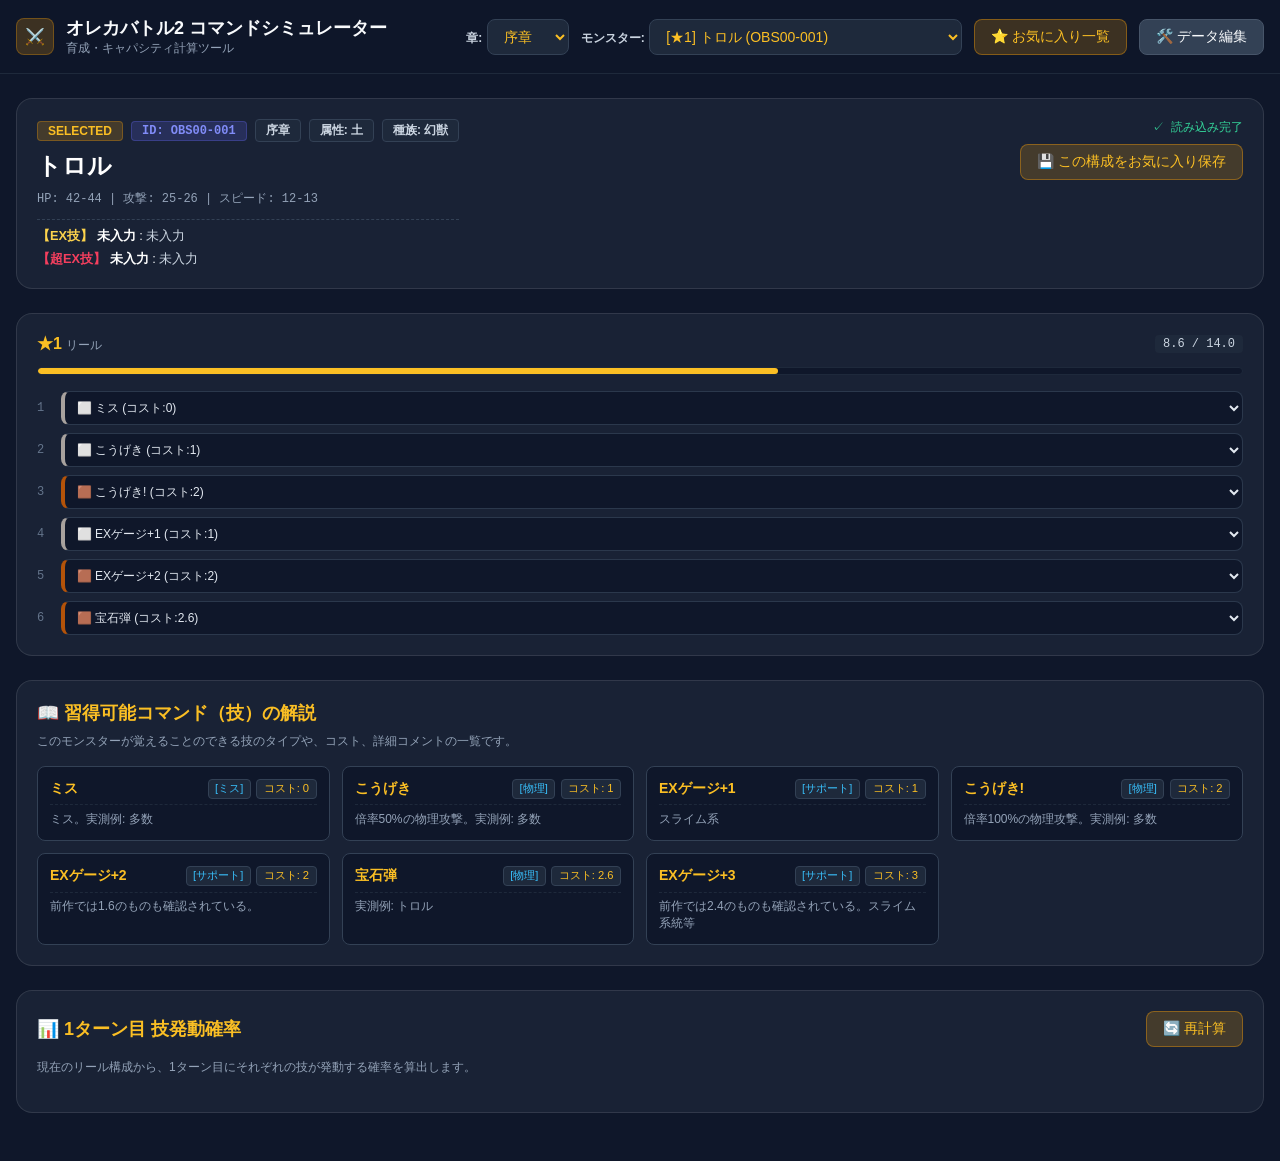
<file: index.html>
<!DOCTYPE html>
<html lang="ja">
<head>
  <meta charset="UTF-8">
  <meta name="viewport" content="width=device-width, initial-scale=1.0">
  <title>オレカバトル2 コマンド＆キャパシティシミュレーター</title>
  <!-- メインスタイルシート -->
  <link rel="stylesheet" href="style.css">
</head>
<body>

  <!-- 画面上部：ヘッダーナビゲーション -->
  <header>
    <div class="header-container">
      <div class="title-group">
        <div class="title-icon">⚔️</div>
        <div>
          <h1 style="font-size: 1.125rem; font-weight: bold;">オレカバトル2 コマンドシミュレーター</h1>
          <p style="font-size: 0.75rem; color: #94a3b8;">育成・キャパシティ計算ツール</p>
        </div>
      </div>
      
      <!-- ヘッダー操作UI（章選択・モンスター選択・お気に入り・編集画面移行） -->
      <div class="header-actions">
        <div>
          <label for="chapterSelect" style="font-size: 0.75rem; font-weight: 600; color: #cbd5e1;">章:</label>
          <select id="chapterSelect" onchange="onChapterChange(this.value)"></select>
        </div>
        <div>
          <label for="monsterSelect" style="font-size: 0.75rem; font-weight: 600; color: #cbd5e1;">モンスター:</label>
          <select id="monsterSelect" onchange="selectMonster(this.value)"></select>
        </div>
        <button class="btn btn-amber" onclick="openFavoritesModal()">⭐ お気に入り一覧</button>
        <a href="admin.html" class="btn" style="text-decoration: none; font-size: 0.875rem;">🛠️ データ編集</a>
      </div>
    </div>
  </header>

  <!-- メインコンテンツ領域 -->
  <main>
    <!-- モンスター基本ステータスカード -->
    <div class="glass-card monster-info">
      <div>
        <div style="display: flex; gap: 0.5rem; margin-bottom: 0.5rem; align-items: center; flex-wrap: wrap;">
          <span class="badge badge-amber">SELECTED</span>
          <span id="monsterIdBadge" class="badge badge-id">ID: --</span>
          <span id="monsterChapter" class="badge badge-slate">--</span>
          <span id="monsterAttribute" class="badge badge-slate">--</span>
          <span id="monsterRace" class="badge badge-slate">--</span>
        </div>
        <h2 id="monsterName" style="font-size: 1.5rem; font-weight: bold; color: #ffffff;">--</h2>
        <p id="monsterStats" style="font-size: 0.75rem; color: #94a3b8; margin-top: 0.5rem; font-family: monospace;">--</p>
        
        <!-- EX技・超EX技の表示領域 -->
        <div id="monsterExSkillArea" style="margin-top: 0.75rem; padding-top: 0.5rem; border-top: 1px dashed #334155; font-size: 0.8rem; display: flex; flex-direction: column; gap: 0.35rem;">
          <div>
            <span style="color: #fcd34d; font-weight: bold;">【EX技】</span> 
            <span id="exName" style="color: #ffffff; font-weight: bold;">--</span> : 
            <span id="exEffect" style="color: #cbd5e1;">--</span>
          </div>
          <div>
            <span style="color: #f43f5e; font-weight: bold;">【超EX技】</span> 
            <span id="superExName" style="color: #ffffff; font-weight: bold;">--</span> : 
            <span id="superExEffect" style="color: #cbd5e1;">--</span>
          </div>
        </div>
      </div>
      <div style="display: flex; flex-direction: column; align-items: flex-end; gap: 0.5rem;">
        <span style="font-size: 0.75rem; color: #34d399; font-family: monospace;">✓ 読み込み完了</span>
        <button class="btn btn-amber" onclick="saveCurrentFavorite()">💾 この構成をお気に入り保存</button>
      </div>
    </div>

    <!-- 各リールを表示するコンテナ -->
    <div id="reelsContainer" class="grid-reels"></div>

    <!-- 習得可能コマンド（技）の説明・コメント一覧セクション -->
    <div class="glass-card" style="margin-top: 1.5rem;">
      <h3 style="color: #fbbf24; margin-bottom: 0.5rem; font-size: 1.125rem;">📖 習得可能コマンド（技）の解説</h3>
      <p style="font-size: 0.75rem; color: #94a3b8; margin-bottom: 1rem;">このモンスターが覚えることのできる技のタイプや、コスト、詳細コメントの一覧です。</p>
      <div id="skillDescriptionsContainer" style="display: grid; grid-template-columns: repeat(auto-fit, minmax(280px, 1fr)); gap: 0.75rem;"></div>
    </div>

    <!-- 1ターン目 技発動確率シミュレーターセクション -->
    <div class="glass-card" style="margin-top: 1.5rem;">
      <div style="display: flex; justify-content: space-between; align-items: center; margin-bottom: 0.75rem; flex-wrap: wrap; gap: 0.5rem;">
        <h3 style="color: #fbbf24; font-size: 1.125rem;">📊 1ターン目 技発動確率</h3>
        <button class="btn btn-amber" onclick="renderFirstTurnProbability()">🔄 再計算</button>
      </div>
      <p style="font-size: 0.75rem; color: #94a3b8; margin-bottom: 1rem;">現在のリール構成から、1ターン目にそれぞれの技が発動する確率を算出します。</p>
    <div id="firstTurnProbResult">
    <!-- ここに計算結果がテキストとして一覧表示されます -->
  </div>
</div>
  </main>


  <!-- お気に入り保存・並び替え用モーダル画面 -->
  <div id="favoritesModal" class="modal-overlay" onclick="closeFavoritesModal(event)">
    <div class="modal-content" onclick="event.stopPropagation()">
      <div class="modal-header">
        <h3 style="font-weight: bold; color: #fbbf24;">⭐ お気に入り保存されたコマンド構成</h3>
        
        <div style="display: flex; align-items: center; gap: 0.5rem;">
          <select id="sortOrder" onchange="renderFavoritesList()" style="font-size: 0.75rem; padding: 0.25rem 0.5rem;">
            <option value="newest">新しい順</option>
            <option value="oldest">古い順</option>
            <option value="name">モンスター名順</option>
            <option value="chapter">章順</option>
          </select>
          <button class="btn" onclick="closeFavoritesModal()">✕ 閉じる</button>
        </div>

      </div>
      <div id="favoritesListBody" class="modal-body"></div>
    </div>
  </div>

  <!-- スクリプトの読み込み -->
  <script src="skills.js"></script> <!-- 技データの読み込み -->
  <script src="monsters.js"></script> <!-- モンスターのデータ読み込み -->
  <script src="favorites.js"></script> <!-- お気に入り保存・管理用スクリプト -->
  <script src="probability.js"></script> <!-- 技発動確率計算用スクリプト -->

  <!-- アプリ本体の制御スクリプト -->
  <script>
    let allMonstersList = [];
    let currentMonster = null;
    let currentReels = [];

    window.addEventListener('DOMContentLoaded', () => {
      initApp();
    });

    function initApp() {
      allMonstersList = [];
      if (typeof MONSTERS === 'undefined') {
        alert('monsters.js が読み込めませんでした。');
        return;
      }

      if (Array.isArray(MONSTERS)) {
        allMonstersList = MONSTERS;
      } else {
        Object.keys(MONSTERS).forEach(chapterKey => {
          const list = MONSTERS[chapterKey];
          if (Array.isArray(list)) {
            list.forEach(m => {
              allMonstersList.push({
                ...m,
                chapter: m.chapter || chapterKey
              });
            });
          }
        });
      }

      const chapterSelect = document.getElementById('chapterSelect');
      chapterSelect.innerHTML = '';

      const chapters = Array.isArray(MONSTERS) 
        ? [...new Set(allMonstersList.map(m => m.chapter || '共通'))]
        : Object.keys(MONSTERS);

      chapters.forEach(ch => {
        const option = document.createElement('option');
        option.value = ch;
        option.textContent = ch;
        chapterSelect.appendChild(option);
      });

      if (chapters.length > 0) {
        onChapterChange(chapters[0]);
      }
    }

    function onChapterChange(selectedChapter) {
      const monsterSelect = document.getElementById('monsterSelect');
      monsterSelect.innerHTML = '';

      const filtered = allMonstersList.filter(m => (m.chapter || '共通') === selectedChapter);

      if (filtered.length === 0) {
        const option = document.createElement('option');
        option.value = '';
        option.textContent = '該当モンスターなし';
        monsterSelect.appendChild(option);
        return;
      }

      filtered.forEach(m => {
        const option = document.createElement('option');
        option.value = m.id;
        option.textContent = `[★${m.rarity || '?'}] ${m.name} (${m.id})`;
        monsterSelect.appendChild(option);
      });

      selectMonster(filtered[0].id);
    }

    function selectMonster(monsterId, customReels = null) {
      currentMonster = allMonstersList.find(m => m.id === monsterId);
      if (!currentMonster) return;

      const chapterSelect = document.getElementById('chapterSelect');
      if (chapterSelect.value !== currentMonster.chapter) {
        chapterSelect.value = currentMonster.chapter;
        updateMonsterSelectOptions(currentMonster.chapter, currentMonster.id);
      } else {
        document.getElementById('monsterSelect').value = currentMonster.id;
      }

      document.getElementById('monsterName').textContent = currentMonster.name || '--';
      document.getElementById('monsterIdBadge').textContent = `ID: ${currentMonster.id || '--'}`;
      document.getElementById('monsterChapter').textContent = currentMonster.chapter || '章不明';
      document.getElementById('monsterAttribute').textContent = `属性: ${currentMonster.attribute || '不明'}`;
      document.getElementById('monsterRace').textContent = `種族: ${currentMonster.race || '不明'}`;
      
      const stats = currentMonster.stats || {};
      document.getElementById('monsterStats').textContent = `HP: ${stats.hp || '???'} | 攻撃: ${stats.attack || '???'} | スピード: ${stats.speed || '??Z'}`.replace('??Z', '???');

      // 💡 EX技・超EX技の表示更新処理
      const exData = currentMonster.exSkill;
      if (typeof exData === 'object' && exData !== null) {
        document.getElementById('exName').textContent = exData.normal?.name || '未入力';
        document.getElementById('exEffect').textContent = exData.normal?.effect || '未入力';
        document.getElementById('superExName').textContent = exData.super?.name || '未入力';
        document.getElementById('superExEffect').textContent = exData.super?.effect || '未入力';
      } else if (typeof exData === 'string') {
        // 文字列の旧データが存在する場合の互換処理
        document.getElementById('exName').textContent = exData;
        document.getElementById('exEffect').textContent = '未入力';
        document.getElementById('superExName').textContent = '未入力';
        document.getElementById('superExEffect').textContent = '未入力';
      } else {
        document.getElementById('exName').textContent = '未入力';
        document.getElementById('exEffect').textContent = '未入力';
        document.getElementById('superExName').textContent = '未入力';
        document.getElementById('superExEffect').textContent = '未入力';
      }

      const reelCount = (currentMonster.maxCapacity && currentMonster.maxCapacity.length) 
        ? currentMonster.maxCapacity.length 
        : (currentMonster.rarity || 1);

      currentReels = [];
      for (let reelIdx = 0; reelIdx < reelCount; reelIdx++) {
        const sourceSlot = customReels && customReels[reelIdx] 
          ? customReels[reelIdx] 
          : (currentMonster.initialReels && currentMonster.initialReels[reelIdx] ? currentMonster.initialReels[reelIdx] : []);
        
        const reel = [];
        for (let slotIdx = 0; slotIdx < 6; slotIdx++) {
          const rawId = sourceSlot[slotIdx];
          reel.push(rawId !== undefined && rawId !== null ? rawId : 3);
        }
        currentReels.push(reel);
      }

      renderReels(); <!-- リールUIの描画 -->
      renderSkillDescriptions(); <!-- 技解説の描画 -->
      updateCalcSkillOptions(); <!-- 確率計算用の技選択肢を更新 -->

      renderFirstTurnProbability(); <!-- 初期表示時に1ターン目確率を計算して表示 -->
    }

    function updateMonsterSelectOptions(chapter, activeId) {
      const monsterSelect = document.getElementById('monsterSelect');
      monsterSelect.innerHTML = '';
      const filtered = allMonstersList.filter(m => (m.chapter || '共通') === chapter);
      filtered.forEach(m => {
        const option = document.createElement('option');
        option.value = m.id;
        option.textContent = `[★${m.rarity || '?'}] ${m.name} (${m.id})`;
        if (m.id === activeId) option.selected = true;
        monsterSelect.appendChild(option);
      });
    }

    function getColorLabel(colorCode) {
      switch (colorCode) {
        case 'オ': return '🟧 ';
        case '砂': return '⬜ ';
        case '銅': return '🟫 ';
        case '銀': return '⬜ ';
        case '金': return '🟨 ';
        default:   return `[${colorCode || '無'}]`;
      }
    }

    function generateSkillOptions(selectedSkillId) {
      if (typeof SKILLS === 'undefined') return '<option value="3">ミス (コスト:0)</option>';

      let availableIds = currentMonster.availableSkillIds;
      if (!availableIds || availableIds.length === 0) {
        availableIds = Object.keys(SKILLS);
      }

      if (selectedSkillId !== undefined && selectedSkillId !== null && !availableIds.includes(selectedSkillId)) {
        availableIds = [selectedSkillId, ...availableIds];
      }

      return availableIds.map(id => {
        const skill = SKILLS[id];
        if (!skill) {
          const isSelected = (id == selectedSkillId) ? 'selected' : '';
          return `<option value="${id}" ${isSelected}>技ID:${id} (未定義)</option>`;
        }
        const selected = (id == selectedSkillId) ? 'selected' : '';
        const colorLabel = getColorLabel(skill.color);
        return `<option value="${id}" ${selected}>${colorLabel} ${skill.name} (コスト:${skill.cost})</option>`;
      }).join('');
    }

    function renderReels() {
      const container = document.getElementById('reelsContainer');
      container.innerHTML = '';

      if (!currentMonster || currentReels.length === 0) {
        container.innerHTML = '<p style="color: #94a3b8; grid-column: span 4; text-align: center;">モンスターデータが見つかりません。</p>';
        return;
      }

      currentReels.forEach((reelSkills, reelIdx) => {
        const maxCap = (currentMonster.maxCapacity && currentMonster.maxCapacity[reelIdx] !== undefined) 
          ? currentMonster.maxCapacity[reelIdx] 
          : 0;

        let usedCap = 0;
        reelSkills.forEach(skillId => {
          if (SKILLS && SKILLS[skillId]) {
            usedCap += SKILLS[skillId].cost;
          }
        });

        const usagePercent = maxCap > 0 ? Math.min(100, (usedCap / maxCap) * 100) : 0;
        const isOver = maxCap > 0 && usedCap > maxCap;

        const reelCard = document.createElement('div');
        reelCard.className = 'glass-card';

        let slotsHtml = '';
        for (let slotIdx = 0; slotIdx < 6; slotIdx++) {
          const currentSkillId = reelSkills[slotIdx];
          const skill = SKILLS ? SKILLS[currentSkillId] : null;
          const skillColor = skill ? (skill.color === 'オ' ? 'オレンジ' : skill.color) : '砂';

          slotsHtml += `
            <div class="slot-item">
              <span class="slot-num">${slotIdx + 1}</span>
              <select class="slot-select color-${skillColor}" onchange="updateSlot(${reelIdx}, ${slotIdx}, this.value)">
                ${generateSkillOptions(currentSkillId)}
              </select>
            </div>
          `;
        }

        reelCard.innerHTML = `
          <div>
            <div class="reel-header">
              <span class="reel-title">★${reelIdx + 1} <span style="font-size: 0.75rem; color: #94a3b8; font-weight: normal;">リール</span></span>
              <span class="cap-badge ${isOver ? 'over' : ''}">
                ${usedCap.toFixed(1)} / ${maxCap > 0 ? maxCap.toFixed(1) : '未設定'}
              </span>
            </div>

            <div class="meter-bg">
              <div class="meter-fill ${isOver ? 'over' : ''}" style="width: ${maxCap > 0 ? usagePercent : 0}%"></div>
            </div>

            <div class="slot-list">
              ${slotsHtml}
            </div>
          </div>
        `;

        container.appendChild(reelCard);
      });
    }

    function updateSlot(reelIdx, slotIdx, newSkillId) {
      const parsedId = isNaN(Number(newSkillId)) ? newSkillId : Number(newSkillId);
      currentReels[reelIdx][slotIdx] = parsedId;
      renderReels();

      renderFirstTurnProbability(); <!-- スロット変更後に1ターン目確率を再計算して表示 -->
    }

    function renderSkillDescriptions() {
      const container = document.getElementById('skillDescriptionsContainer');
      if (!container) return;
      container.innerHTML = '';

      if (!currentMonster || !currentMonster.availableSkillIds || currentMonster.availableSkillIds.length === 0) {
        container.innerHTML = '<p style="color: #94a3b8; font-size: 0.8rem; grid-column: span 2;">このモンスターに設定された習得可能コマンドはありません。</p>';
        return;
      }

      currentMonster.availableSkillIds.forEach(id => {
        const skill = typeof SKILLS !== 'undefined' ? SKILLS[id] : null;
        
        const card = document.createElement('div');
        card.style.background = '#0f172a';
        card.style.border = '1px solid #334155';
        card.style.borderRadius = '0.5rem';
        card.style.padding = '0.75rem';

        if (!skill) {
          card.innerHTML = `<span style="font-size: 0.8rem; color: #94a3b8;">技ID: ${id} (未定義)</span>`;
          container.appendChild(card);
          return;
        }

        card.innerHTML = `
          <div style="display: flex; justify-content: space-between; align-items: center; margin-bottom: 0.35rem; flex-wrap: wrap; gap: 0.5rem;">
            <div style="display: flex; align-items: center; gap: 0.5rem;">
              <span style="font-weight: bold; color: #fbbf24; font-size: 0.875rem;">${skill.name}</span>
            </div>
            <div style="display: flex; gap: 0.35rem; align-items: center; font-size: 0.7rem;">
              <span style="background: #1e293b; color: #38bdf8; border: 1px solid #334155; padding: 0.1rem 0.4rem; border-radius: 0.25rem;">[${skill.type || '不明'}]</span>
              <span style="background: #1e293b; color: #fbbf24; border: 1px solid #334155; padding: 0.1rem 0.4rem; border-radius: 0.25rem;">コスト: ${skill.cost}</span>
            </div>
          </div>
          <div style="font-size: 0.75rem; color: #94a3b8; line-height: 1.4; border-top: 1px dashed #1e293b; padding-top: 0.35rem; margin-top: 0.25rem;">
            ${skill.comment ? skill.comment : '詳細コメントはありません。'}
          </div>
        `;
        container.appendChild(card);
      });
    }
  </script>
</body>
</html>
</file>
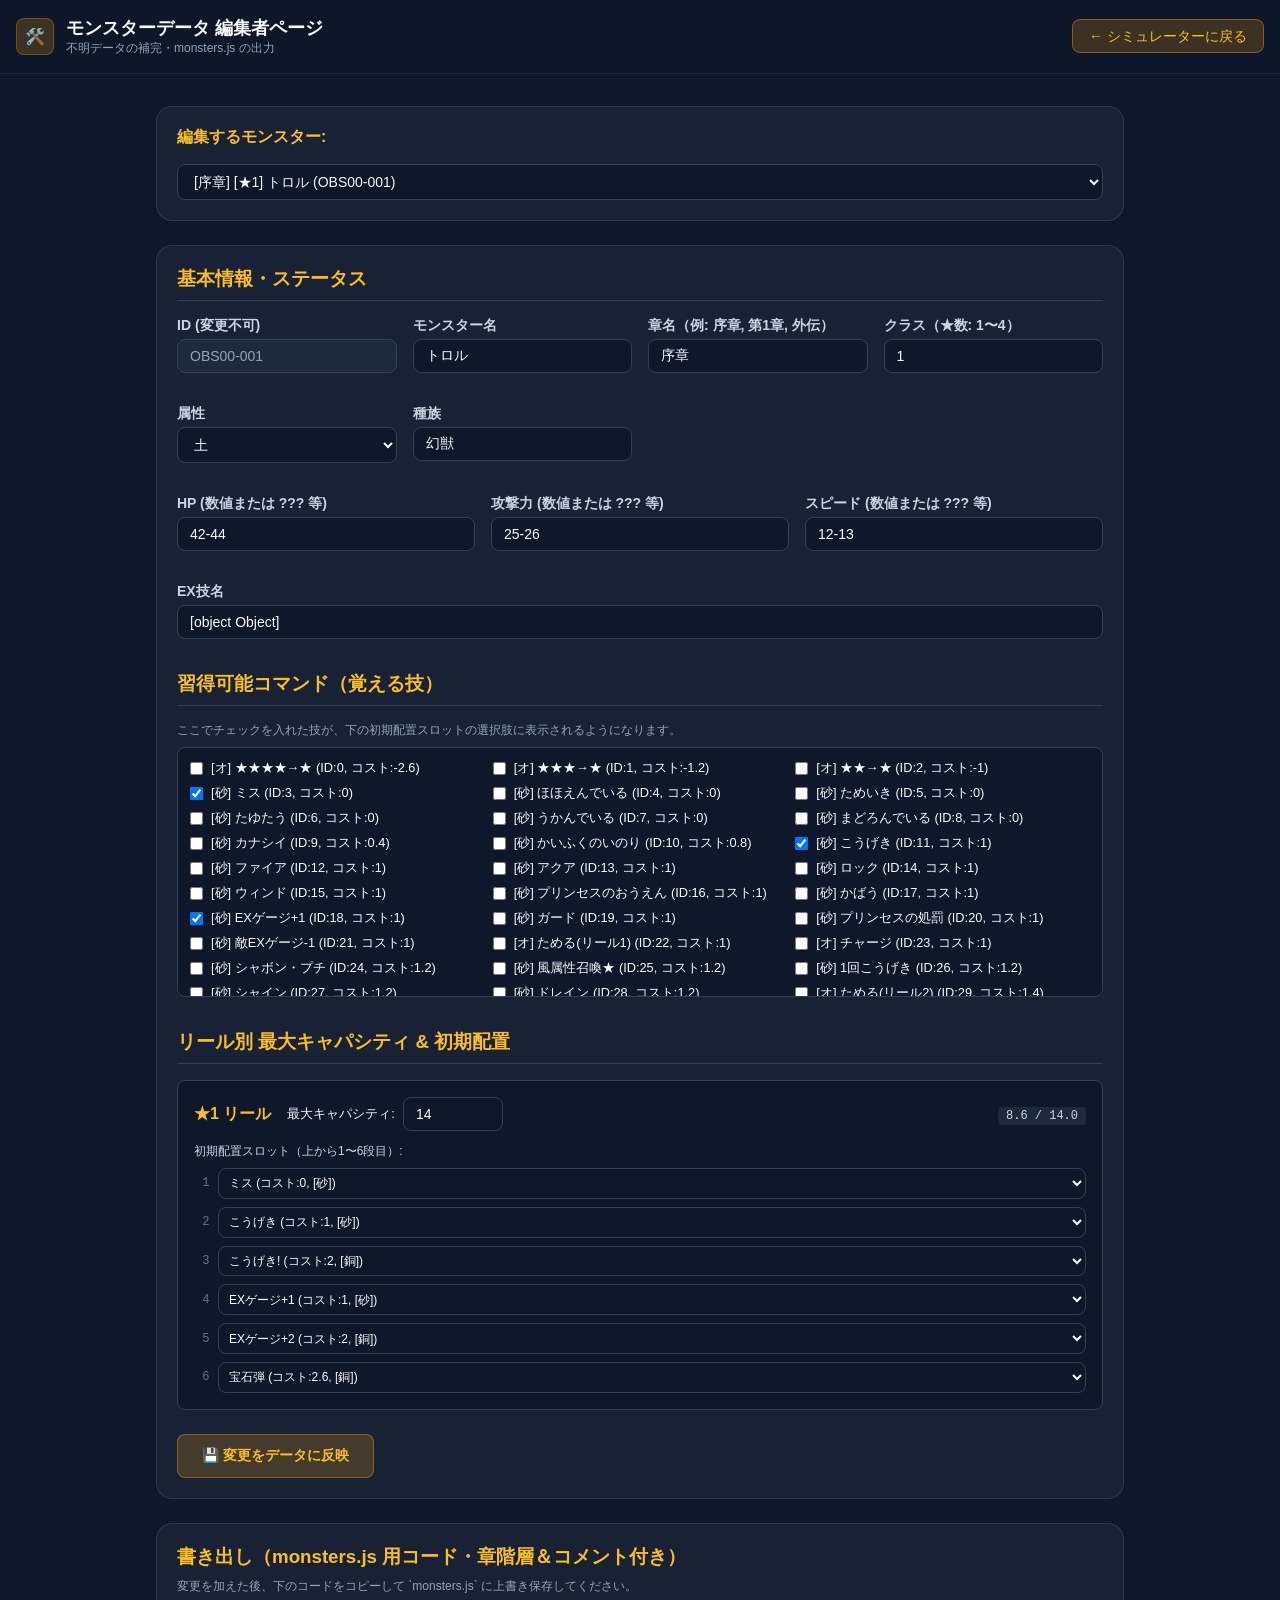
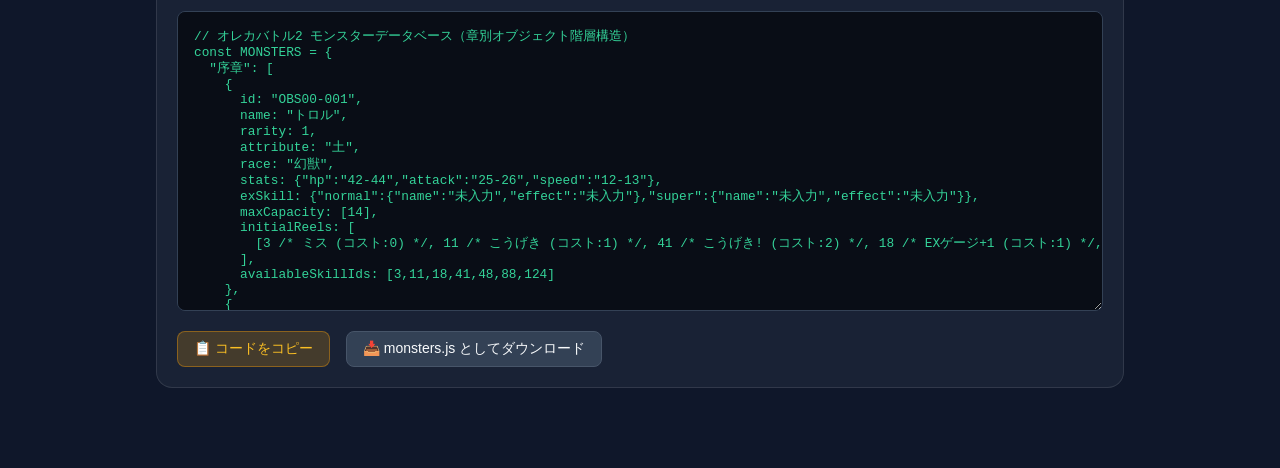
<file: admin.html>
<!DOCTYPE html>
<html lang="ja">
<head>
  <meta charset="UTF-8">
  <meta name="viewport" content="width=device-width, initial-scale=1.0">
  <title>モンスターデータ編集 - オレカバトル2</title>
  <link rel="stylesheet" href="style.css">
  <style>
    /* 編集画面専用の補助レイアウト・スタイル */
    .admin-container {
      max-width: 1000px;
      margin: 2rem auto;
      padding: 0 1rem;
    }
    .form-group {
      margin-bottom: 1rem;
    }
    .form-group label {
      display: block;
      font-size: 0.875rem;
      color: #cbd5e1;
      margin-bottom: 0.25rem;
      font-weight: 600;
    }
    .form-control {
      width: 100%;
      background: #0f172a;
      border: 1px solid #334155;
      color: #f8fafc;
      padding: 0.5rem 0.75rem;
      border-radius: 0.5rem;
      font-size: 0.875rem;
    }
    .form-grid-3 {
      display: grid;
      grid-template-columns: repeat(auto-fit, minmax(200px, 1fr));
      gap: 1rem;
    }
    .reel-edit-card {
      background: #0f172a;
      border: 1px solid #334155;
      border-radius: 0.5rem;
      padding: 1rem;
      margin-bottom: 1rem;
    }
    .skill-checkbox-grid {
      display: grid;
      grid-template-columns: repeat(auto-fill, minmax(220px, 1fr));
      gap: 0.5rem;
      max-height: 250px;
      overflow-y: auto;
      background: #0f172a;
      border: 1px solid #334155;
      padding: 0.75rem;
      border-radius: 0.5rem;
    }
    .skill-checkbox-item {
      display: flex;
      align-items: center;
      gap: 0.5rem;
      font-size: 0.8rem;
    }
    .slot-list {
      display: flex;
      flex-direction: column;
      gap: 0.5rem;
    }
    .slot-item {
      display: flex;
      align-items: center;
      gap: 0.5rem;
    }
    .slot-num {
      font-family: monospace;
      font-size: 0.75rem;
      color: #64748b;
      width: 1rem;
      text-align: right;
    }
    textarea.code-output {
      width: 100%;
      height: 300px;
      background: #090d16;
      color: #34d399;
      font-family: monospace;
      padding: 1rem;
      border-radius: 0.5rem;
      border: 1px solid #334155;
      font-size: 0.8rem;
      white-space: pre;
    }
  </style>
</head>
<body>

  <!-- 編集画面用ヘッダー -->
  <header>
    <div class="header-container">
      <div class="title-group">
        <div class="title-icon">🛠️</div>
        <div>
          <h1 style="font-size: 1.125rem; font-weight: bold;">モンスターデータ 編集者ページ</h1>
          <p style="font-size: 0.75rem; color: #94a3b8;">不明データの補完・monsters.js の出力</p>
        </div>
      </div>
      <div>
        <a href="index.html" class="btn btn-amber" style="text-decoration: none;">← シミュレーターに戻る</a>
      </div>
    </div>
  </header>

  <div class="admin-container">
    
    <!-- モンスター選択エリア -->
    <div class="glass-card" style="margin-bottom: 1.5rem;">
      <div style="display: flex; align-items: center; gap: 1rem; flex-wrap: wrap;">
        <label style="font-weight: bold; color: #fbbf24;">編集するモンスター:</label>
        <select id="editMonsterSelect" onchange="loadSelectedMonsterForEdit()" style="min-width: 300px;" class="form-control"></select>
      </div>
    </div>

    <!-- 編集メインフォーム -->
    <div class="glass-card" style="margin-bottom: 1.5rem;">
      
      <!-- 1. 基本情報・ステータスフォーム -->
      <h3 style="color: #fbbf24; border-bottom: 1px solid #334155; padding-bottom: 0.5rem; margin-bottom: 1rem;">基本情報・ステータス</h3>
      
      <div class="form-grid-3">
        <div class="form-group">
          <label>ID (変更不可)</label>
          <input type="text" id="m_id" class="form-control" readonly style="background: #1e293b; color: #94a3b8;">
        </div>
        <div class="form-group">
          <label>モンスター名</label>
          <input type="text" id="m_name" class="form-control" placeholder="例: トロル">
        </div>
        <div class="form-group">
          <label>章名（例: 序章, 第1章, 外伝）</label>
          <input type="text" id="m_chapter" class="form-control" placeholder="例: 序章">
        </div>
        <div class="form-group">
          <label>クラス（★数: 1〜4）</label>
          <input type="number" id="m_rarity" class="form-control" min="1" max="4" value="1" onchange="updateReelEditFields()">
        </div>
        <div class="form-group">
          <label>属性</label>
          <select id="m_attribute" class="form-control">
            <option value="火">火</option>
            <option value="水">水</option>
            <option value="土">土</option>
            <option value="風">風</option>
            <option value="特殊">特殊</option>
          </select>
        </div>
        <div class="form-group">
          <label>種族</label>
          <input type="text" id="m_race" class="form-control" placeholder="例: 悪魔">
        </div>
      </div>

      <div class="form-grid-3" style="margin-top: 1rem;">
        <div class="form-group">
          <label>HP (数値または ??? 等)</label>
          <input type="text" id="m_hp" class="form-control" placeholder="例: 220 または ???">
        </div>
        <div class="form-group">
          <label>攻撃力 (数値または ??? 等)</label>
          <input type="text" id="m_attack" class="form-control" placeholder="例: 45 または ???">
        </div>
        <div class="form-group">
          <label>スピード (数値または ??? 等)</label>
          <input type="text" id="m_speed" class="form-control" placeholder="例: 15 または ???">
        </div>
      </div>

      <div class="form-group" style="margin-top: 1rem;">
        <label>EX技名</label>
        <input type="text" id="m_exSkill" class="form-control" placeholder="例: トロルパンチ">
      </div>

      <!-- 2. 習得可能コマンド（覚える技のチェックボックス） -->
      <h3 style="color: #fbbf24; border-bottom: 1px solid #334155; padding-bottom: 0.5rem; margin-top: 2rem; margin-bottom: 1rem;">習得可能コマンド（覚える技）</h3>
      <p style="font-size: 0.75rem; color: #94a3b8; margin-bottom: 0.5rem;">ここでチェックを入れた技が、下の初期配置スロットの選択肢に表示されるようになります。</p>
      <div id="skillsCheckGrid" class="skill-checkbox-grid"></div>

      <!-- 3. リール別 最大キャパシティ & 初期配置設定 -->
      <h3 style="color: #fbbf24; border-bottom: 1px solid #334155; padding-bottom: 0.5rem; margin-top: 2rem; margin-bottom: 1rem;">リール別 最大キャパシティ & 初期配置</h3>
      <div id="reelsEditContainer"></div>

      <div style="margin-top: 1.5rem; display: flex; gap: 1rem;">
        <button class="btn btn-amber" style="padding: 0.75rem 1.5rem; font-weight: bold;" onclick="saveMonsterToMemory()">💾 変更をデータに反映</button>
      </div>
    </div>

    <!-- monsters.js 出力エリア（章別オブジェクトコード書き出し） -->
    <div class="glass-card">
      <h3 style="color: #fbbf24; margin-bottom: 0.5rem;">書き出し（monsters.js 用コード・章階層＆コメント付き）</h3>
      <p style="font-size: 0.75rem; color: #94a3b8; margin-bottom: 1rem;">変更を加えた後、下のコードをコピーして `monsters.js` に上書き保存してください。</p>
      <textarea id="outputCode" class="code-output" readonly></textarea>
      <div style="margin-top: 1rem; display: flex; gap: 1rem;">
        <button class="btn btn-amber" onclick="copyOutputCode()">📋 コードをコピー</button>
        <button class="btn" onclick="downloadMonstersFile()">📥 monsters.js としてダウンロード</button>
      </div>
    </div>

  </div>

  <script src="skills.js"></script>
  <script src="monsters.js"></script>
  <script>
    let localMonsters = [];
    let currentEditingInitialReels = [];

    window.addEventListener('DOMContentLoaded', () => {
      initAdmin();
    });

    /**
     * 編集ページの初期化
     * MONSTERS がオブジェクト/配列いずれの形式でも取り込めるよう相互変換処理を実装
     */
    function initAdmin() {
      localMonsters = [];
      if (typeof MONSTERS !== 'undefined') {
        if (Array.isArray(MONSTERS)) {
          localMonsters = JSON.parse(JSON.stringify(MONSTERS));
        } else {
          // 章オブジェクト構造 { "序章": [...], ... } をフラットな作業用配列に展開
          Object.keys(MONSTERS).forEach(ch => {
            if (Array.isArray(MONSTERS[ch])) {
              MONSTERS[ch].forEach(m => localMonsters.push({ ...m, chapter: m.chapter || ch }));
            }
          });
        }
      }

      populateMonsterSelect();
      renderSkillCheckboxes();
      if (localMonsters.length > 0) {
        loadMonsterToForm(localMonsters[0]);
      }
    }

    function populateMonsterSelect() {
      const select = document.getElementById('editMonsterSelect');
      select.innerHTML = '';
      localMonsters.forEach((m, idx) => {
        const opt = document.createElement('option');
        opt.value = idx;
        opt.textContent = `[${m.chapter || '共通'}] [★${m.rarity || 1}] ${m.name} (${m.id})`;
        select.appendChild(opt);
      });
    }

    function renderSkillCheckboxes() {
      const grid = document.getElementById('skillsCheckGrid');
      grid.innerHTML = '';

      if (typeof SKILLS === 'undefined') {
        grid.innerHTML = '<p style="color:#94a3b8;">skills.js が読み込まれていません。</p>';
        return;
      }

      Object.keys(SKILLS).forEach(sId => {
        const skill = SKILLS[sId];
        const label = document.createElement('label');
        label.className = 'skill-checkbox-item';
        label.innerHTML = `
          <input type="checkbox" class="skill-chk" value="${sId}" onchange="onAvailableSkillsChange()">
          <span>[${skill.color || '無'}] ${skill.name} (ID:${sId}, コスト:${skill.cost})</span>
        `;
        grid.appendChild(label);
      });
    }

    function onAvailableSkillsChange() {
      saveReelsFromDOM();
      updateReelEditFields();
    }

    function loadMonsterToForm(m) {
      document.getElementById('m_id').value = m.id || '';
      document.getElementById('m_name').value = m.name || '';
      document.getElementById('m_chapter').value = m.chapter || '序章';
      document.getElementById('m_rarity').value = m.rarity || 1;
      document.getElementById('m_attribute').value = m.attribute || '火';
      document.getElementById('m_race').value = m.race || '';

      const stats = m.stats || {};
      document.getElementById('m_hp').value = stats.hp !== undefined ? stats.hp : '';
      document.getElementById('m_attack').value = stats.attack !== undefined ? stats.attack : '';
      document.getElementById('m_speed').value = stats.speed !== undefined ? stats.speed : '';
      document.getElementById('m_exSkill').value = m.exSkill || '';

      const available = m.availableSkillIds || [];
      document.querySelectorAll('.skill-chk').forEach(chk => {
        const val = isNaN(Number(chk.value)) ? chk.value : Number(chk.value);
        chk.checked = available.includes(val);
      });

      currentEditingInitialReels = m.initialReels || [];
      updateReelEditFields(m.maxCapacity);

      generateOutputCode();
    }

    function loadSelectedMonsterForEdit() {
      const idx = document.getElementById('editMonsterSelect').value;
      if (localMonsters[idx]) {
        loadMonsterToForm(localMonsters[idx]);
      }
    }

    function saveReelsFromDOM() {
      const rarity = parseInt(document.getElementById('m_rarity').value) || 1;
      currentEditingInitialReels = [];
      for (let r = 0; r < rarity; r++) {
        currentEditingInitialReels.push([]);
      }
      document.querySelectorAll('.reel-slot-select').forEach(select => {
        const r = parseInt(select.getAttribute('data-reel'));
        const val = select.value;
        const parsed = isNaN(Number(val)) ? val : Number(val);
        if (currentEditingInitialReels[r]) {
          currentEditingInitialReels[r].push(parsed);
        }
      });
    }

    function updateReelEditFields(maxCaps = []) {
      const rarity = parseInt(document.getElementById('m_rarity').value) || 1;
      const container = document.getElementById('reelsEditContainer');
      
      const checkedSkillIds = [];
      document.querySelectorAll('.skill-chk:checked').forEach(chk => {
        const v = chk.value;
        checkedSkillIds.push(isNaN(Number(v)) ? v : Number(v));
      });
      if (!checkedSkillIds.includes(3) && !checkedSkillIds.includes("3")) {
        checkedSkillIds.push(3);
      }

      let skillOptionsHtml = '';
      if (typeof SKILLS !== 'undefined') {
        checkedSkillIds.forEach(sId => {
          const s = SKILLS[sId];
          if (s) {
            skillOptionsHtml += `<option value="${sId}">${s.name} (コスト:${s.cost}, [${s.color || '無'}])</option>`;
          } else {
            skillOptionsHtml += `<option value="${sId}">ID:${sId} (未定義)</option>`;
          }
        });
      }
      if (!skillOptionsHtml) {
        skillOptionsHtml = '<option value="3">ミス (コスト:0)</option>';
      }

      container.innerHTML = '';

      for (let r = 0; r < rarity; r++) {
        const capVal = maxCaps[r] !== undefined ? maxCaps[r] : '';

        const card = document.createElement('div');
        card.className = 'reel-edit-card';

        let slotListHtml = '';
        for (let s = 0; s < 6; s++) {
          slotListHtml += `
            <div class="slot-item">
              <span class="slot-num">${s + 1}</span>
              <select class="form-control reel-slot-select" data-reel="${r}" data-slot="${s}" style="font-size: 0.75rem; padding: 0.4rem;" onchange="updateReelCapacitySum()">
                ${skillOptionsHtml}
              </select>
            </div>
          `;
        }

        card.innerHTML = `
          <div style="display:flex; gap:1rem; align-items:center; margin-bottom:0.75rem; flex-wrap:wrap; justify-content:space-between;">
            <div style="display:flex; gap:1rem; align-items:center;">
              <strong style="color:#fbbf24;">★${r+1} リール</strong>
              <div style="display:flex; align-items:center; gap:0.5rem;">
                <label style="font-size:0.8rem;">最大キャパシティ:</label>
                <input type="number" step="0.1" class="form-control reel-cap-input" data-reel="${r}" value="${capVal}" style="width:100px;" oninput="updateReelCapacitySum()">
              </div>
            </div>
            <div>
              <span id="reelCapBadge-${r}" class="cap-badge">0.0 / 0.0</span>
            </div>
          </div>
          <label style="font-size:0.75rem; color:#cbd5e1; display:block; margin-bottom:0.5rem;">初期配置スロット（上から1〜6段目）:</label>
          <div class="slot-list">
            ${slotListHtml}
          </div>
        `;
        container.appendChild(card);
      }

      setTimeout(() => {
        for (let r = 0; r < rarity; r++) {
          const initSlots = currentEditingInitialReels[r] || [3,3,3,3,3,3];
          for (let s = 0; s < 6; s++) {
            const selectEl = document.querySelector(`.reel-slot-select[data-reel="${r}"][data-slot="${s}"]`);
            if (selectEl && initSlots[s] !== undefined) {
              selectEl.value = initSlots[s];
            }
          }
        }
        updateReelCapacitySum();
      }, 0);
    }

    function updateReelCapacitySum() {
      const rarity = parseInt(document.getElementById('m_rarity').value) || 1;
      
      for (let r = 0; r < rarity; r++) {
        let usedCap = 0;
        const selects = document.querySelectorAll(`.reel-slot-select[data-reel="${r}"]`);
        selects.forEach(select => {
          const skillId = select.value;
          const parsedId = isNaN(Number(skillId)) ? skillId : Number(skillId);
          if (typeof SKILLS !== 'undefined' && SKILLS[parsedId]) {
            usedCap += SKILLS[parsedId].cost;
          }
        });

        const capInput = document.querySelector(`.reel-cap-input[data-reel="${r}"]`);
        const maxCap = capInput ? (parseFloat(capInput.value) || 0) : 0;

        const badge = document.getElementById(`reelCapBadge-${r}`);
        if (badge) {
          const isOver = maxCap > 0 && usedCap > maxCap;
          badge.textContent = `${usedCap.toFixed(1)} / ${maxCap > 0 ? maxCap.toFixed(1) : '未設定'}`;
          badge.className = isOver ? 'cap-badge over' : 'cap-badge';
        }
      }
    }

    function saveMonsterToMemory() {
      const idx = document.getElementById('editMonsterSelect').value;
      if (!localMonsters[idx]) return;

      let m = localMonsters[idx];

      m.name = document.getElementById('m_name').value.trim();
      m.chapter = document.getElementById('m_chapter').value.trim();
      m.rarity = parseInt(document.getElementById('m_rarity').value) || 1;
      m.attribute = document.getElementById('m_attribute').value;
      m.race = document.getElementById('m_race').value.trim();

      m.stats = {
        hp: document.getElementById('m_hp').value.trim(),
        attack: document.getElementById('m_attack').value.trim(),
        speed: document.getElementById('m_speed').value.trim(),
      };
      m.exSkill = document.getElementById('m_exSkill').value.trim();

      m.availableSkillIds = [];
      document.querySelectorAll('.skill-chk:checked').forEach(chk => {
        const v = chk.value;
        m.availableSkillIds.push(isNaN(Number(v)) ? v : Number(v));
      });

      m.maxCapacity = [];
      document.querySelectorAll('.reel-cap-input').forEach(input => {
        m.maxCapacity.push(Number(input.value) || 0);
      });

      saveReelsFromDOM();
      m.initialReels = currentEditingInitialReels;

      populateMonsterSelect();
      document.getElementById('editMonsterSelect').value = idx;
      generateOutputCode();
      alert(`「${m.name}」のデータを保存コードに反映しました！`);
    }

    /**
     * 章ごとのオブジェクト階層構造で monsters.js のテキストコードを生成
     */
    function generateOutputCode() {
      let grouped = {};
      localMonsters.forEach(m => {
        const ch = m.chapter || "序章";
        if (!grouped[ch]) grouped[ch] = [];
        grouped[ch].push(m);
      });

      let code = `// オレカバトル2 モンスターデータベース（章別オブジェクト階層構造）\nconst MONSTERS = {\n`;
      
      const chapters = Object.keys(grouped);
      chapters.forEach((ch, chIdx) => {
        code += `  ${JSON.stringify(ch)}: [\n`;
        
        grouped[ch].forEach((m, mIdx) => {
          code += `    {\n`;
          code += `      id: ${JSON.stringify(m.id)},\n`;
          code += `      name: ${JSON.stringify(m.name)},\n`;
          code += `      rarity: ${m.rarity},\n`;
          code += `      attribute: ${JSON.stringify(m.attribute)},\n`;
          code += `      race: ${JSON.stringify(m.race)},\n`;
          code += `      stats: ${JSON.stringify(m.stats)},\n`;
          code += `      exSkill: ${JSON.stringify(m.exSkill || '')},\n`;
          code += `      maxCapacity: ${JSON.stringify(m.maxCapacity)},\n`;
          
          code += `      initialReels: [\n`;
          if (m.initialReels) {
            m.initialReels.forEach((reel, rIdx) => {
              code += `        [`;
              reel.forEach((skillId, sIdx) => {
                let comment = '';
                if (typeof SKILLS !== 'undefined' && SKILLS[skillId]) {
                  const s = SKILLS[skillId];
                  comment = ` /* ${s.name} (コスト:${s.cost}) */`;
                } else {
                  comment = ` /* 未定義 */`;
                }
                code += `${skillId}${comment}${sIdx < reel.length - 1 ? ', ' : ''}`;
              });
              code += `]${rIdx < m.initialReels.length - 1 ? ',' : ''}\n`;
            });
          }
          code += `      ],\n`;

          code += `      availableSkillIds: ${JSON.stringify(m.availableSkillIds || [])}\n`;
          code += `    }${mIdx < grouped[ch].length - 1 ? ',' : ''}\n`;
        });

        code += `  ]${chIdx < chapters.length - 1 ? ',' : ''}\n`;
      });

      code += `};\n`;
      document.getElementById('outputCode').value = code;
    }

    function copyOutputCode() {
      const textarea = document.getElementById('outputCode');
      textarea.select();
      document.execCommand('copy');
      alert('monsters.js 用コードをクリップボードにコピーしました！');
    }

    function downloadMonstersFile() {
      const text = document.getElementById('outputCode').value;
      const blob = new Blob([text], { type: 'text/javascript' });
      const a = document.createElement('a');
      a.href = URL.createObjectURL(blob);
      a.download = 'monsters.js';
      a.click();
    }
  </script>
</body>
</html>
</file>
<file: style.css>
/* ==========================================================================
   1. 基本・リセットCSS & グローバル設定
   ========================================================================== */
* {
  box-sizing: border-box;
  margin: 0;
  padding: 0;
}

body {
  background-color: #0f172a; /* ダークブルー背景 */
  color: #f8fafc;            /* 基本フォントカラー */
  font-family: -apple-system, BlinkMacSystemFont, "Segoe UI", Roboto, Helvetica, Arial, sans-serif;
  min-height: 100vh;
  padding-bottom: 3rem;
}

/* ==========================================================================
   2. ヘッダーエリア & ナビゲーション
   ========================================================================== */
header {
  background-color: rgba(15, 23, 42, 0.9);
  border-bottom: 1px solid #1e293b;
  position: sticky;
  top: 0;
  z-index: 50;
  backdrop-filter: blur(8px);
  padding: 1rem;
}

.header-container {
  max-width: 1280px;
  margin: 0 auto;
  display: flex;
  flex-wrap: wrap;
  justify-content: space-between;
  align-items: center;
  gap: 1rem;
}

.title-group {
  display: flex;
  align-items: center;
  gap: 0.75rem;
}

.title-icon {
  background: rgba(245, 158, 11, 0.2);
  color: #fbbf24;
  border: 1px solid rgba(245, 158, 11, 0.3);
  padding: 0.5rem;
  border-radius: 0.5rem;
  font-weight: bold;
}

.header-actions {
  display: flex;
  gap: 0.75rem;
  flex-wrap: wrap;
  align-items: center;
}

/* フォームコントロール（プルダウン・ボタン等） */
select {
  background-color: #1e293b;
  border: 1px solid #334155;
  color: #fbbf24;
  font-size: 0.875rem;
  border-radius: 0.5rem;
  padding: 0.5rem 0.75rem;
  outline: none;
}

select:focus {
  border-color: #f59e0b;
}

.btn {
  background-color: #334155;
  color: #f8fafc;
  border: 1px solid #475569;
  padding: 0.5rem 1rem;
  font-size: 0.875rem;
  border-radius: 0.5rem;
  cursor: pointer;
  transition: background-color 0.2s, border-color 0.2s;
}

.btn:hover {
  background-color: #475569;
  border-color: #64748b;
}

.btn-amber {
  background-color: rgba(245, 158, 11, 0.2);
  color: #fbbf24;
  border: 1px solid rgba(245, 158, 11, 0.4);
}

.btn-amber:hover {
  background-color: rgba(245, 158, 11, 0.3);
}

.btn-rose {
  background-color: rgba(244, 63, 94, 0.2);
  color: #fb7185;
  border: 1px solid rgba(244, 63, 94, 0.4);
}

.btn-rose:hover {
  background-color: rgba(244, 63, 94, 0.3);
}

/* ==========================================================================
   3. メインレイアウト & カードコンポーネント
   ========================================================================== */
main {
  max-width: 1280px;
  margin: 1.5rem auto 0;
  padding: 0 1rem;
}

.glass-card {
  background: rgba(30, 41, 59, 0.7);
  backdrop-filter: blur(8px);
  border: 1px solid rgba(255, 255, 255, 0.1);
  border-radius: 1rem;
  padding: 1.25rem;
}

.monster-info {
  margin-bottom: 1.5rem;
  display: flex;
  justify-content: space-between;
  align-items: flex-start;
  flex-wrap: wrap;
  gap: 1rem;
}

.badge {
  font-size: 0.75rem;
  font-weight: bold;
  padding: 0.125rem 0.625rem;
  border-radius: 0.25rem;
}

.badge-amber {
  background: rgba(245, 158, 11, 0.2);
  color: #fbbf24;
  border: 1px solid rgba(245, 158, 11, 0.3);
}

.badge-slate {
  background: #1e293b;
  color: #cbd5e1;
  border: 1px solid #334155;
}

.badge-id {
  background: rgba(99, 102, 241, 0.2);
  color: #818cf8;
  border: 1px solid rgba(99, 102, 241, 0.3);
  font-family: monospace;
}

/* ==========================================================================
   4. リール・コマンドスロットレイアウト
   ========================================================================== */
.grid-reels {
  display: grid;
  grid-template-columns: repeat(auto-fit, minmax(280px, 1fr));
  gap: 1.5rem;
}

.reel-header {
  display: flex;
  justify-content: space-between;
  align-items: center;
  margin-bottom: 0.75rem;
}

.reel-title {
  font-weight: bold;
  color: #fbbf24;
}

.cap-badge {
  font-family: monospace;
  font-size: 0.75rem;
  padding: 0.125rem 0.5rem;
  border-radius: 0.25rem;
  background: #1e293b;
  color: #cbd5e1;
}

.cap-badge.over {
  background: rgba(244, 63, 94, 0.2);
  color: #fb7185;
  border: 1px solid rgba(244, 63, 94, 0.3);
}

.meter-bg {
  width: 100%;
  background: #0f172a;
  border-radius: 9999px;
  height: 0.5rem;
  margin-bottom: 1rem;
  overflow: hidden;
  border: 1px solid #1e293b;
}

.meter-fill {
  height: 100%;
  border-radius: 9999px;
  transition: width 0.3s ease;
  background: #fbbf24;
}

.meter-fill.over {
  background: #f43f5e;
}

.slot-list {
  display: flex;
  flex-direction: column;
  gap: 0.5rem;
}

.slot-item {
  display: flex;
  align-items: center;
  gap: 0.5rem;
}

.slot-num {
  font-family: monospace;
  font-size: 0.75rem;
  color: #64748b;
  width: 1rem;
}

.slot-select {
  width: 100%;
  color: #e2e8f0;
  background: #0f172a;
  border: 1px solid rgba(51, 65, 85, 0.8);
  padding: 0.5rem;
  font-size: 0.75rem;
  border-radius: 0.5rem;
  transition: border-color 0.2s;
}

/* コマンドのレアリティ・色に応じた枠線強調スタイル */
.slot-select.color-オレンジ { border-left: 4px solid #f97316; }
.slot-select.color-砂       { border-left: 4px solid #a8a29e; }
.slot-select.color-銅       { border-left: 4px solid #b45309; }
.slot-select.color-銀       { border-left: 4px solid #94a3b8; }
.slot-select.color-金       { border-left: 4px solid #eab308; }

/* ==========================================================================
   5. モーダルダイアログ（お気に入り一覧）
   ========================================================================== */
.modal-overlay {
  position: fixed;
  top: 0; left: 0; width: 100%; height: 100%;
  background: rgba(15, 23, 42, 0.8);
  backdrop-filter: blur(4px);
  display: flex;
  justify-content: center;
  align-items: center;
  z-index: 100;
  opacity: 0;
  pointer-events: none;
  transition: opacity 0.2s ease;
}

.modal-overlay.active {
  opacity: 1;
  pointer-events: auto;
}

.modal-content {
  background: #1e293b;
  border: 1px solid #334155;
  border-radius: 1rem;
  width: 90%;
  max-width: 600px;
  max-height: 80vh;
  display: flex;
  flex-direction: column;
  overflow: hidden;
}

.modal-header {
  padding: 1rem 1.25rem;
  border-bottom: 1px solid #334155;
  display: flex;
  justify-content: space-between;
  align-items: center;
}

.modal-body {
  padding: 1.25rem;
  overflow-y: auto;
  display: flex;
  flex-direction: column;
  gap: 1rem;
}

.favorite-item {
  background: #0f172a;
  border: 1px solid #334155;
  border-radius: 0.75rem;
  padding: 1rem;
  display: flex;
  justify-content: space-between;
  align-items: center;
  gap: 1rem;
}
</file>
